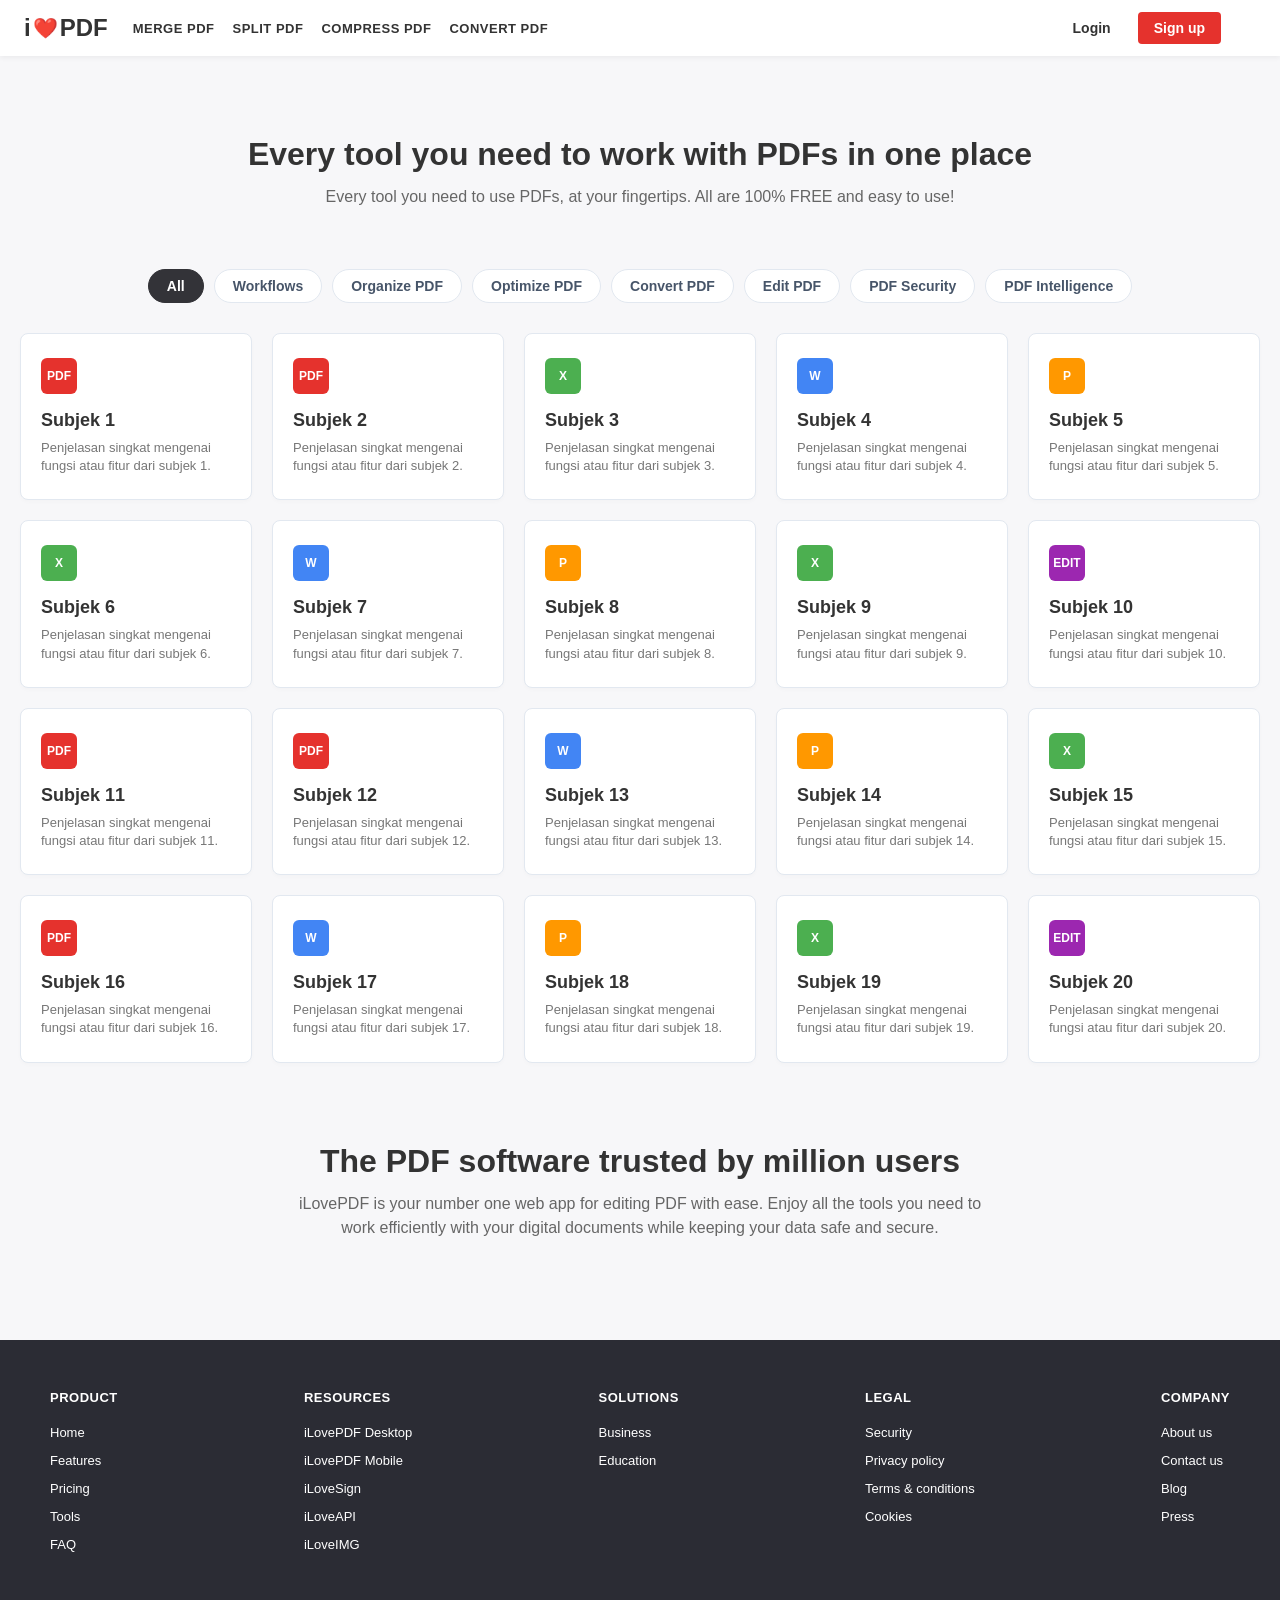
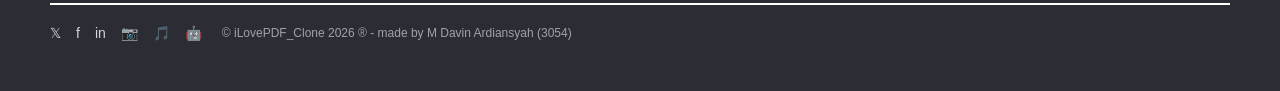
<file: index.html>
<!DOCTYPE html>
<html lang="id">
<head>
  <meta charset="UTF-8">
  <meta name="viewport" content="width=device-width, initial-scale=1.0">
  <title>iLovePDF Clone</title>
  <link rel="stylesheet" href="prak2.css">
</head>
<body>

  <!-- Header -->
  <header class="navbar">
    <div class="nav-left">
      <div class="logo action-btn">
        <span class="logo-text">i</span>
        <span class="logo-heart">❤️</span>
        <span class="logo-pdf">PDF</span>
      </div>

      <nav class="nav-links" id="navLinks">
        <span class="nav-item action-btn">MERGE PDF</span>
        <span class="nav-item action-btn">SPLIT PDF</span>
        <span class="nav-item action-btn">COMPRESS PDF</span>
        <span class="nav-item action-btn">CONVERT PDF</span>
      </nav>
    </div>

    <div class="nav-right">
      <button class="btn-login action-btn">Login</button>
      <button class="btn-signup action-btn">Sign up</button>
      
      <button class="icon-apps action-btn" aria-label="Apps">
        <span></span><span></span><span></span>
        <span></span><span></span><span></span>
        <span></span><span></span><span></span>
      </button>

      <button class="hamburger" id="hamburgerBtn" aria-label="Menu">
        <span></span>
        <span></span>
        <span></span>
      </button>
    </div>
  </header>

  <!-- Content -->
  <main class="main-content">
    
    <section class="hero-section">
      <h1>Every tool you need to work with PDFs in one place</h1>
      <p>Every tool you need to use PDFs, at your fingertips. All are 100% FREE and easy to use!</p>
    </section>

    <!-- Filter Tab -->
    <div class="filter-container">
      <button class="filter-btn active" data-category="all">All</button>
      <button class="filter-btn" data-category="workflows">Workflows</button>
      <button class="filter-btn" data-category="organize">Organize PDF</button>
      <button class="filter-btn" data-category="optimize">Optimize PDF</button>
      <button class="filter-btn" data-category="convert">Convert PDF</button>
      <button class="filter-btn" data-category="edit">Edit PDF</button>
      <button class="filter-btn" data-category="security">PDF Security</button>
      <button class="filter-btn" data-category="intelligence">PDF Intelligence</button>
    </div>

    <!-- Grid Card dirender lewat JS -->
    <section class="grid-container" id="gridCards"></section>

    <section class="hero-section2">
      <h1>The PDF software trusted by million users </h1>
      <p>iLovePDF is your number one web app for editing PDF with ease. Enjoy all the tools you need to work efficiently with your digital documents while keeping your data safe and secure.</p>
    </section>
  </main>

  <!-- Footer -->
  <footer class="footer">
    <div class="footer-container">
      
      <div class="footer-top">
        <div class="footer-col">
          <h4>PRODUCT</h4>
          <ul>
            <li><span>Home</span></li>
            <li><span>Features</span></li>
            <li><span>Pricing</span></li>
            <li><span>Tools</span></li>
            <li><span>FAQ</span></li>
          </ul>
        </div>

        <div class="footer-col">
          <h4>RESOURCES</h4>
          <ul>
            <li><span>iLovePDF Desktop</span></li>
            <li><span>iLovePDF Mobile</span></li>
            <li><span>iLoveSign</span></li>
            <li><span>iLoveAPI</span></li>
            <li><span>iLoveIMG</span></li>
          </ul>
        </div>

        <div class="footer-col">
          <h4>SOLUTIONS</h4>
          <ul>
            <li><span>Business</span></li>
            <li><span>Education</span></li>
          </ul>
        </div>

        <div class="footer-col">
          <h4>LEGAL</h4>
          <ul>
            <li><span>Security</span></li>
            <li><span>Privacy policy</span></li>
            <li><span>Terms & conditions</span></li>
            <li><span>Cookies</span></li>
          </ul>
        </div>

        <div class="footer-col">
          <h4>COMPANY</h4>
          <ul>
            <li><span>About us</span></li>
            <li><span>Contact us</span></li>
            <li><span>Blog</span></li>
            <li><span>Press</span></li>
          </ul>
        </div>
      </div>

      <div class="footer-bottom">
        <div class="social-icons">
          <span class="action-btn">𝕏</span>
          <span class="action-btn">f</span>
          <span class="action-btn">in</span>
          <span class="action-btn">📷</span>
          <span class="action-btn">🎵</span>
          <span class="action-btn">🤖</span>
        </div>
        <p class="copyright">© iLovePDF_Clone 2026 ® - made by M Davin Ardiansyah (3054)</p>
      </div>

    </div>
  </footer>

  <script src="prak2.js"></script>
</body>
</html>
</file>
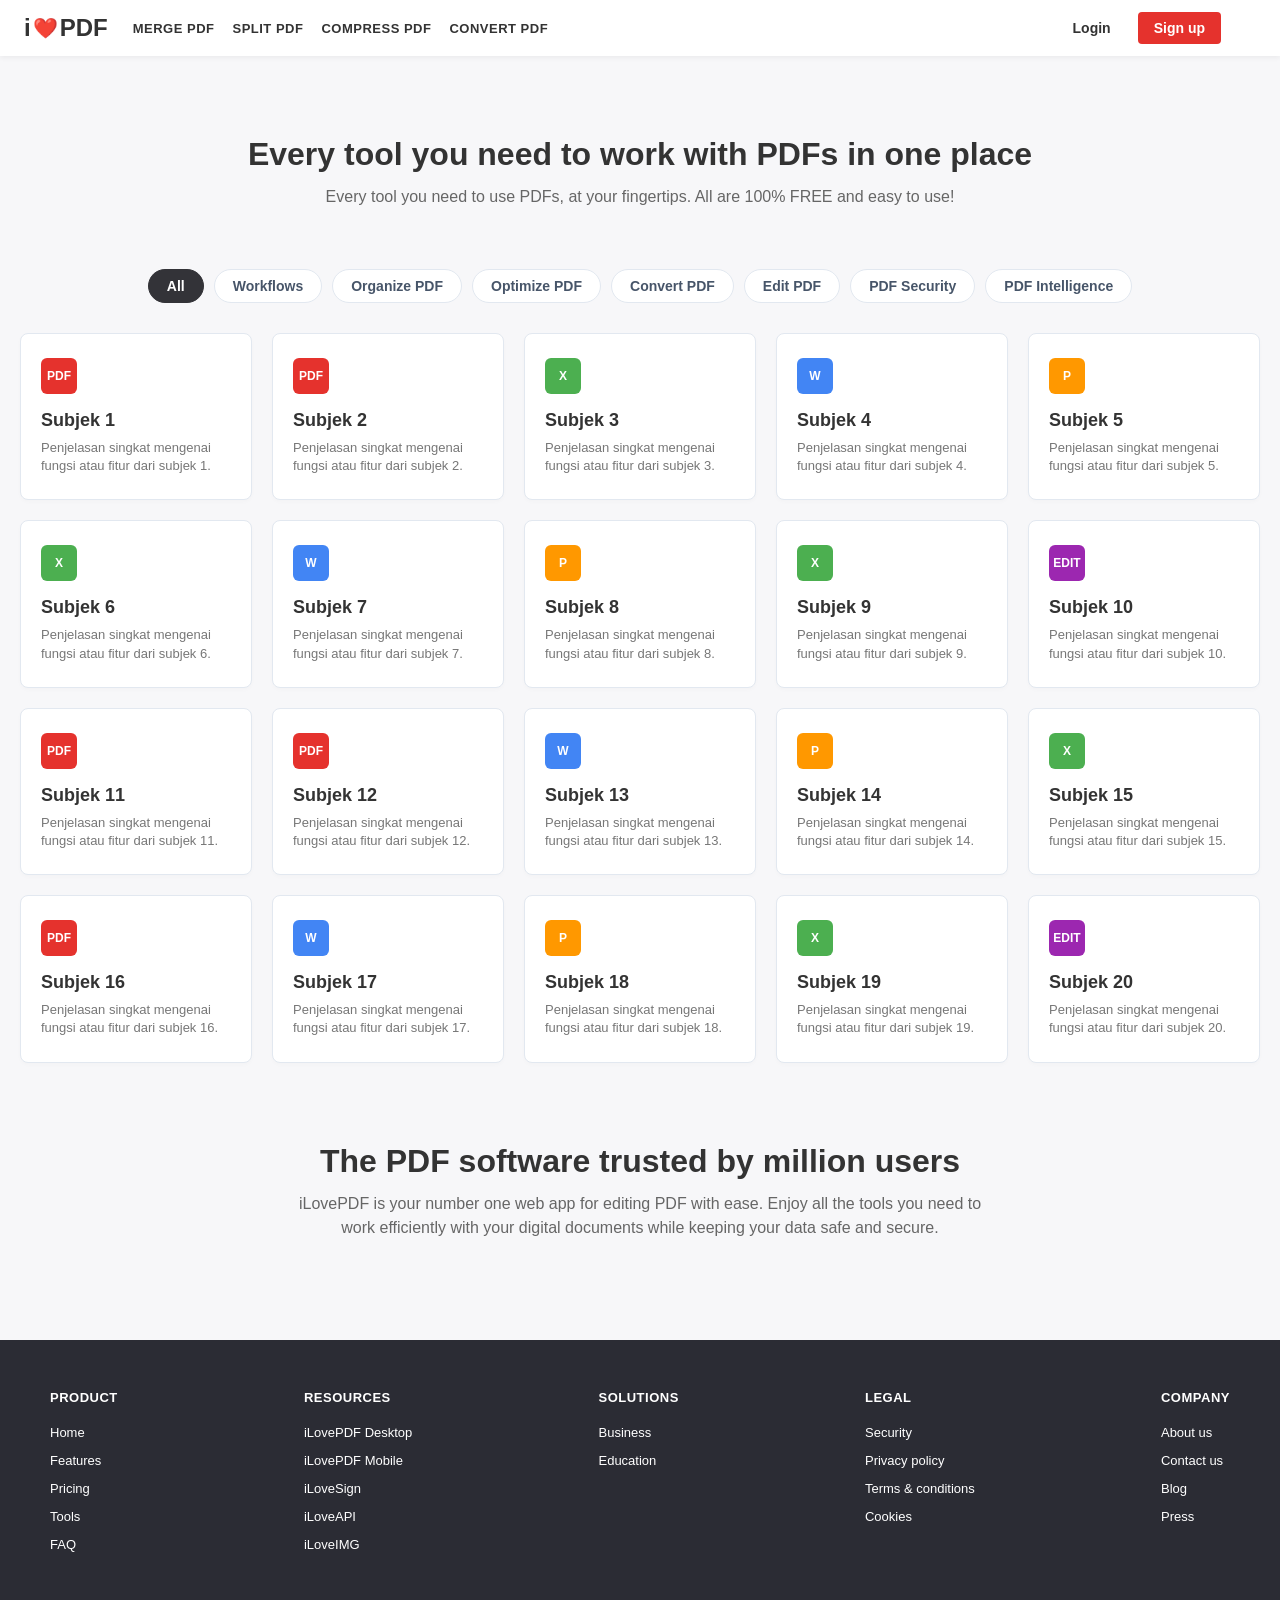
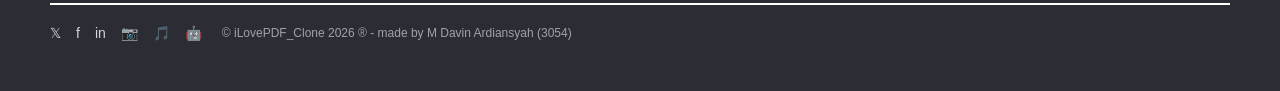
<file: prak2.html>
<!DOCTYPE html>
<html lang="id">
<head>
  <meta charset="UTF-8">
  <meta name="viewport" content="width=device-width, initial-scale=1.0">
  <title>iLovePDF Clone</title>
  <link rel="stylesheet" href="prak2.css">
</head>
<body>

  <!-- Header -->
  <header class="navbar">
    <div class="nav-left">
      <div class="logo action-btn">
        <span class="logo-text">i</span>
        <span class="logo-heart">❤️</span>
        <span class="logo-pdf">PDF</span>
      </div>

      <nav class="nav-links" id="navLinks">
        <span class="nav-item action-btn">MERGE PDF</span>
        <span class="nav-item action-btn">SPLIT PDF</span>
        <span class="nav-item action-btn">COMPRESS PDF</span>
        <span class="nav-item action-btn">CONVERT PDF</span>
      </nav>
    </div>

    <div class="nav-right">
      <button class="btn-login action-btn">Login</button>
      <button class="btn-signup action-btn">Sign up</button>
      
      <button class="icon-apps action-btn" aria-label="Apps">
        <span></span><span></span><span></span>
        <span></span><span></span><span></span>
        <span></span><span></span><span></span>
      </button>

      <button class="hamburger" id="hamburgerBtn" aria-label="Menu">
        <span></span>
        <span></span>
        <span></span>
      </button>
    </div>
  </header>

  <!-- Content -->
  <main class="main-content">
    
    <section class="hero-section">
      <h1>Every tool you need to work with PDFs in one place</h1>
      <p>Every tool you need to use PDFs, at your fingertips. All are 100% FREE and easy to use!</p>
    </section>

    <!-- Filter Tab -->
    <div class="filter-container">
      <button class="filter-btn active" data-category="all">All</button>
      <button class="filter-btn" data-category="workflows">Workflows</button>
      <button class="filter-btn" data-category="organize">Organize PDF</button>
      <button class="filter-btn" data-category="optimize">Optimize PDF</button>
      <button class="filter-btn" data-category="convert">Convert PDF</button>
      <button class="filter-btn" data-category="edit">Edit PDF</button>
      <button class="filter-btn" data-category="security">PDF Security</button>
      <button class="filter-btn" data-category="intelligence">PDF Intelligence</button>
    </div>

    <!-- Grid Card dirender lewat JS -->
    <section class="grid-container" id="gridCards"></section>

    <section class="hero-section2">
      <h1>The PDF software trusted by million users </h1>
      <p>iLovePDF is your number one web app for editing PDF with ease. Enjoy all the tools you need to work efficiently with your digital documents while keeping your data safe and secure.</p>
    </section>
  </main>

  <!-- Footer -->
  <footer class="footer">
    <div class="footer-container">
      
      <div class="footer-top">
        <div class="footer-col">
          <h4>PRODUCT</h4>
          <ul>
            <li><span>Home</span></li>
            <li><span>Features</span></li>
            <li><span>Pricing</span></li>
            <li><span>Tools</span></li>
            <li><span>FAQ</span></li>
          </ul>
        </div>

        <div class="footer-col">
          <h4>RESOURCES</h4>
          <ul>
            <li><span>iLovePDF Desktop</span></li>
            <li><span>iLovePDF Mobile</span></li>
            <li><span>iLoveSign</span></li>
            <li><span>iLoveAPI</span></li>
            <li><span>iLoveIMG</span></li>
          </ul>
        </div>

        <div class="footer-col">
          <h4>SOLUTIONS</h4>
          <ul>
            <li><span>Business</span></li>
            <li><span>Education</span></li>
          </ul>
        </div>

        <div class="footer-col">
          <h4>LEGAL</h4>
          <ul>
            <li><span>Security</span></li>
            <li><span>Privacy policy</span></li>
            <li><span>Terms & conditions</span></li>
            <li><span>Cookies</span></li>
          </ul>
        </div>

        <div class="footer-col">
          <h4>COMPANY</h4>
          <ul>
            <li><span>About us</span></li>
            <li><span>Contact us</span></li>
            <li><span>Blog</span></li>
            <li><span>Press</span></li>
          </ul>
        </div>
      </div>

      <div class="footer-bottom">
        <div class="social-icons">
          <span class="action-btn">𝕏</span>
          <span class="action-btn">f</span>
          <span class="action-btn">in</span>
          <span class="action-btn">📷</span>
          <span class="action-btn">🎵</span>
          <span class="action-btn">🤖</span>
        </div>
        <p class="copyright">© iLovePDF_Clone 2026 ® - made by M Davin Ardiansyah (3054)</p>
      </div>

    </div>
  </footer>

  <script src="prak2.js"></script>
</body>
</html>
</file>
<file: prak2.css>
* {
  margin: 0;
  padding: 0;
  box-sizing: border-box;
  font-family: Arial, Helvetica, sans-serif;
}

body {
  background-color: #f7f7f9;
}

.navbar {
  display: flex;
  justify-content: space-between;
  align-items: center;
  background-color: #ffffff;
  padding: 12px 24px;
  box-shadow: 0 2px 5px rgba(0, 0, 0, 0.05);
  position: sticky;
  top: 0;
  z-index: 1000;
}

.nav-left {
  display: flex;
  align-items: center;
  gap: 25px;
}

.logo {
  font-size: 24px;
  font-weight: bold;
  display: flex;
  align-items: center;
  cursor: pointer;
}

.logo-text { color: #333; }
.logo-heart { color: #e5322d; font-size: 20px; margin: 0 2px; }
.logo-pdf { color: #333; }

.nav-links {
  display: flex;
  align-items: center;
  gap: 18px;
}

.nav-item {
  color: #333333;
  font-size: 13px;
  font-weight: 700;
  letter-spacing: 0.5px;
  cursor: pointer;
  transition: color 0.2s;
}

.nav-item:hover {
  color: #e5322d;
}

.nav-right {
  display: flex;
  align-items: center;
  gap: 15px;
}

.btn-login {
  background: none;
  border: none;
  color: #333;
  font-size: 14px;
  font-weight: 600;
  padding: 8px 12px;
  cursor: pointer;
}

.btn-signup {
  background-color: #e5322d;
  color: #ffffff;
  border: none;
  font-size: 14px;
  font-weight: 600;
  padding: 8px 16px;
  border-radius: 4px;
  cursor: pointer;
  transition: background-color 0.2s;
}

.btn-signup:hover {
  background-color: #d02b26;
}

.icon-apps {
  background: none;
  border: none;
  width: 20px;
  height: 20px;
  display: grid;
  grid-template-columns: repeat(3, 1fr);
  gap: 2px;
  cursor: pointer;
  padding: 2px;
}

.icon-apps span {
  background-color: #666;
  border-radius: 1px;
}

.hamburger {
  display: none;
  flex-direction: column;
  justify-content: space-around;
  width: 24px;
  height: 20px;
  background: transparent;
  border: none;
  cursor: pointer;
}

.hamburger span {
  width: 100%;
  height: 2px;
  background-color: #333;
  border-radius: 2px;
}

.main-content {
  max-width: 1300px;
  margin: 0 auto;
  padding: 40px 20px;
}

.hero-section {
  text-align: center;
  margin: 40px 40px 60px 40px;
}

.hero-section h1 {
  font-size: 32px;
  color: #333333;
  margin-bottom: 12px;
  font-weight: 700;
}

.hero-section p {
  font-size: 16px;
  color: #666666;
  max-width: 700px;
  margin: 0 auto;
  line-height: 1.5;
}

.hero-section2 {
  text-align: center;
  margin: 80px 40px 60px 40px;
}

.hero-section2 h1 {
  font-size: 32px;
  color: #333333;
  margin-bottom: 12px;
  font-weight: 700;
}

.hero-section2 p {
  font-size: 16px;
  color: #666666;
  max-width: 700px;
  margin: 0 auto;
  line-height: 1.5;
}

.filter-container {
  display: flex;
  justify-content: center;
  align-items: center;
  gap: 10px;
  margin-bottom: 30px;
  flex-wrap: wrap;
}

.filter-btn {
  background-color: #ffffff;
  color: #475569;
  border: 1px solid #e2e8f0;
  padding: 8px 18px;
  border-radius: 20px;
  font-size: 14px;
  font-weight: 600;
  cursor: pointer;
  transition: all 0.2s ease;
  white-space: nowrap;
}

.filter-btn:hover {
  background-color: #f1f5f9;
  border-color: #cbd5e1;
}

.filter-btn.active {
  background-color: #333338;
  color: #ffffff;
  border-color: #333338;
}

.grid-container {
  display: grid;
  grid-template-columns: repeat(5, 1fr);
  gap: 20px;
}

.card {
  background-color: #ffffff;
  border-radius: 8px;
  padding: 24px 20px;
  border: 1px solid #e2e8f0;
  box-shadow: 0 2px 4px rgba(0, 0, 0, 0.02);
  transition: transform 0.2s, box-shadow 0.2s;
  cursor: pointer;
}

.card:hover {
  transform: translateY(-4px);
  box-shadow: 0 8px 16px rgba(0, 0, 0, 0.08);
}

.card-icon {
  width: 36px;
  height: 36px;
  border-radius: 6px;
  display: flex;
  align-items: center;
  justify-content: center;
  font-weight: bold;
  font-size: 12px;
  color: #ffffff;
  margin-bottom: 16px;
}

.card-icon.red { background-color: #e5322d; }
.card-icon.blue { background-color: #4285f4; }
.card-icon.orange { background-color: #ff9800; }
.card-icon.green { background-color: #4caf50; }
.card-icon.purple { background-color: #9c27b0; }

.card h3 {
  font-size: 18px;
  color: #333333;
  margin-bottom: 8px;
}

.card p {
  font-size: 13px;
  color: #777777;
  line-height: 1.4;
}

.card.hide {
  display: none !important;
}

.card.show {
  display: block;
  animation: fadeIn 0.3s ease-in-out;
}

@keyframes fadeIn {
  from { opacity: 0; transform: translateY(10px); }
  to { opacity: 1; transform: translateY(0); }
}

.footer {
  background-color: #2b2c34;
  color: #ffffff;
  padding: 50px;
}

.footer-container {
  max-width: 1200px;
  margin: 0 auto;
}

.footer-top {
  display: flex;
  justify-content: space-between;
  flex-wrap: wrap;
  gap: 30px;
  margin-bottom: 40px;
}

.footer-col h4 {
  font-size: 13px;
  font-weight: 700;
  margin-bottom: 18px;
  letter-spacing: 0.5px;
  color: #ffffff;
}

.footer-col ul {
  list-style: none;
}

.footer-col ul li {
  margin-bottom: 10px;
}

.footer-col ul li span {
  color: #ffffff;
  font-size: 13px;
  cursor: default;
}

.footer-bottom {
  display: flex;
  align-items: center;
  gap: 20px;
  border-top: 2px solid #ffffff;
  padding-top: 20px;
}

.social-icons {
  display: flex;
  gap: 15px;
}

.social-icons span {
  color: #ffffff;
  font-size: 14px;
  cursor: pointer;
  opacity: 0.8;
}

.social-icons span:hover {
  opacity: 1;
}

.copyright {
  font-size: 12px;
  color: #a1a1aa;
}

@media (max-width: 1100px) {
  .grid-container { grid-template-columns: repeat(3, 1fr); }
}

@media (max-width: 768px) {
  .hamburger { display: flex; }
  .nav-links {
    display: none;
    position: absolute;
    top: 100%; left: 0; width: 100%;
    background-color: #ffffff;
    flex-direction: column;
    padding: 20px 0;
    gap: 15px;
    box-shadow: 0 4px 6px rgba(0, 0, 0, 0.1);
  }
  .nav-links.active { display: flex; }
  .grid-container { grid-template-columns: repeat(2, 1fr); }
  .filter-container {
    justify-content: flex-start;
    flex-wrap: nowrap;
    overflow-x: auto;
  }
}

@media (max-width: 480px) {
  .grid-container { grid-template-columns: 1fr; }
}
</file>
